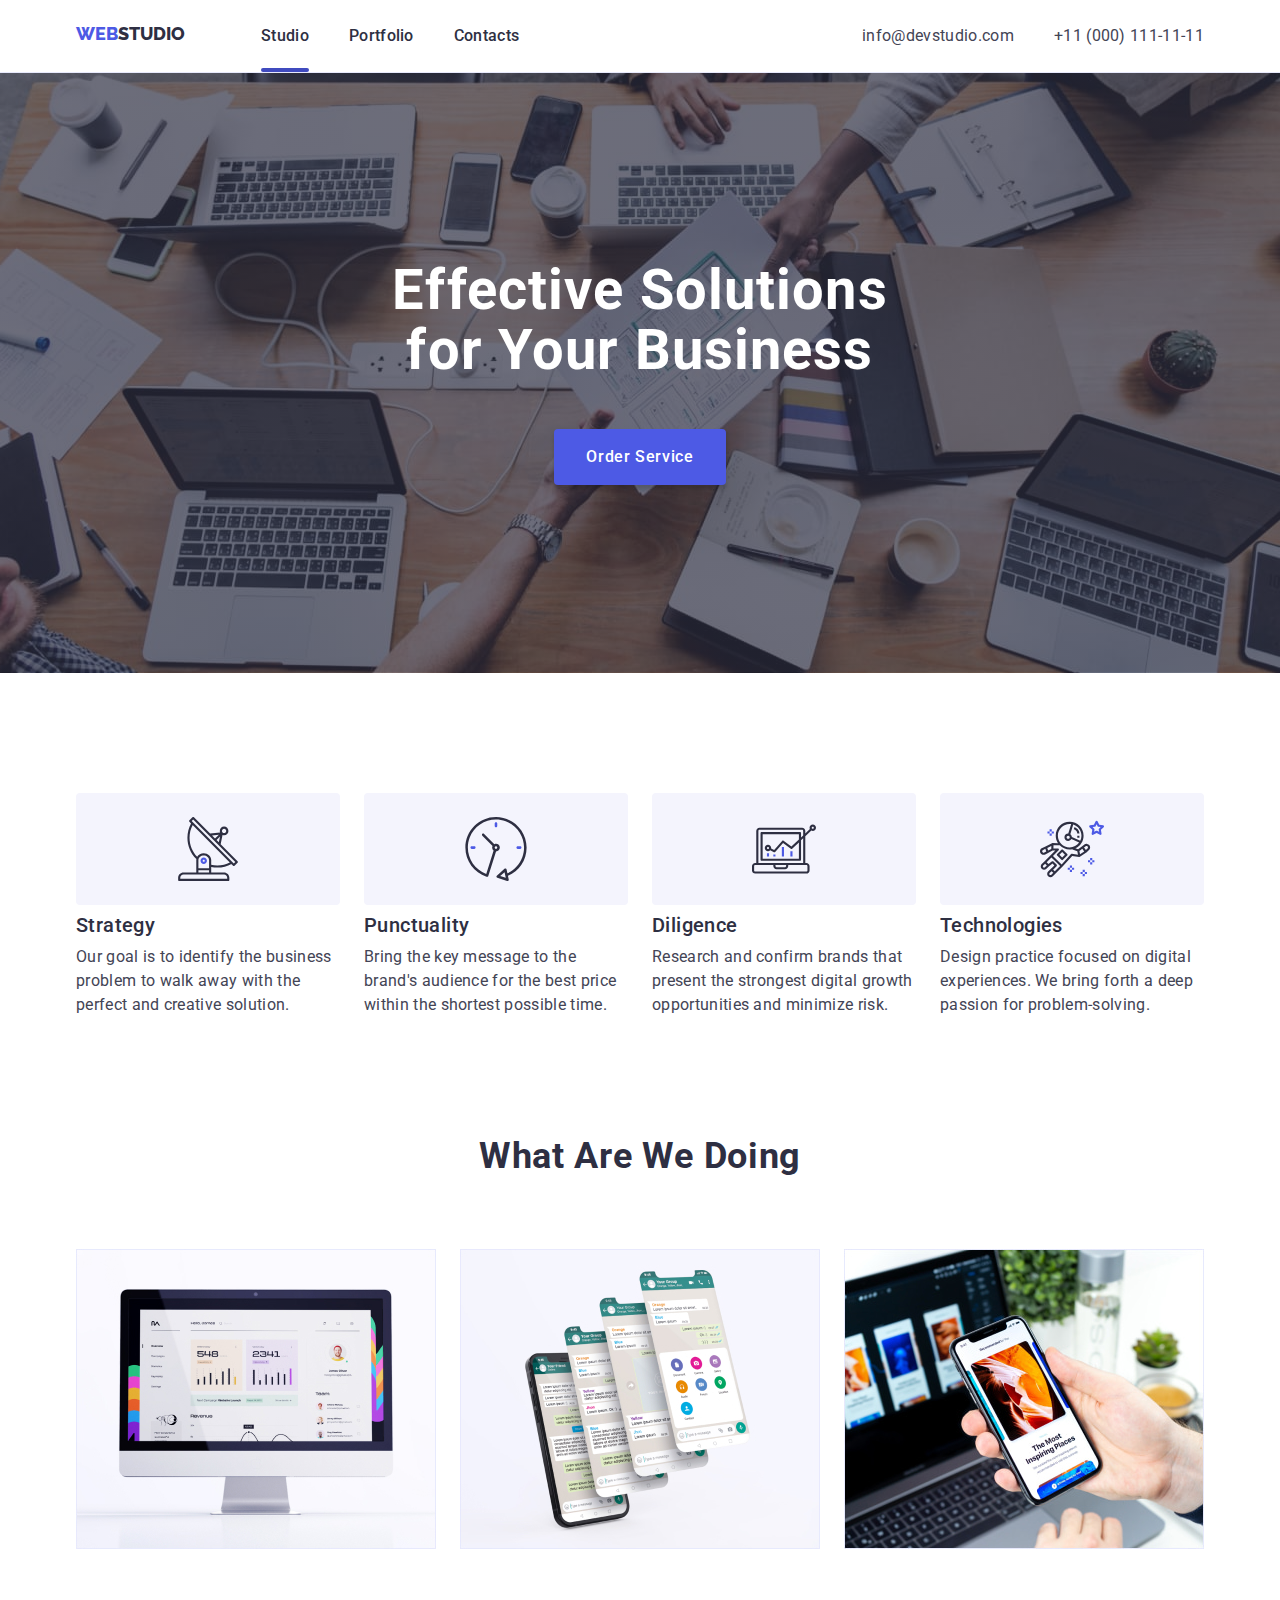
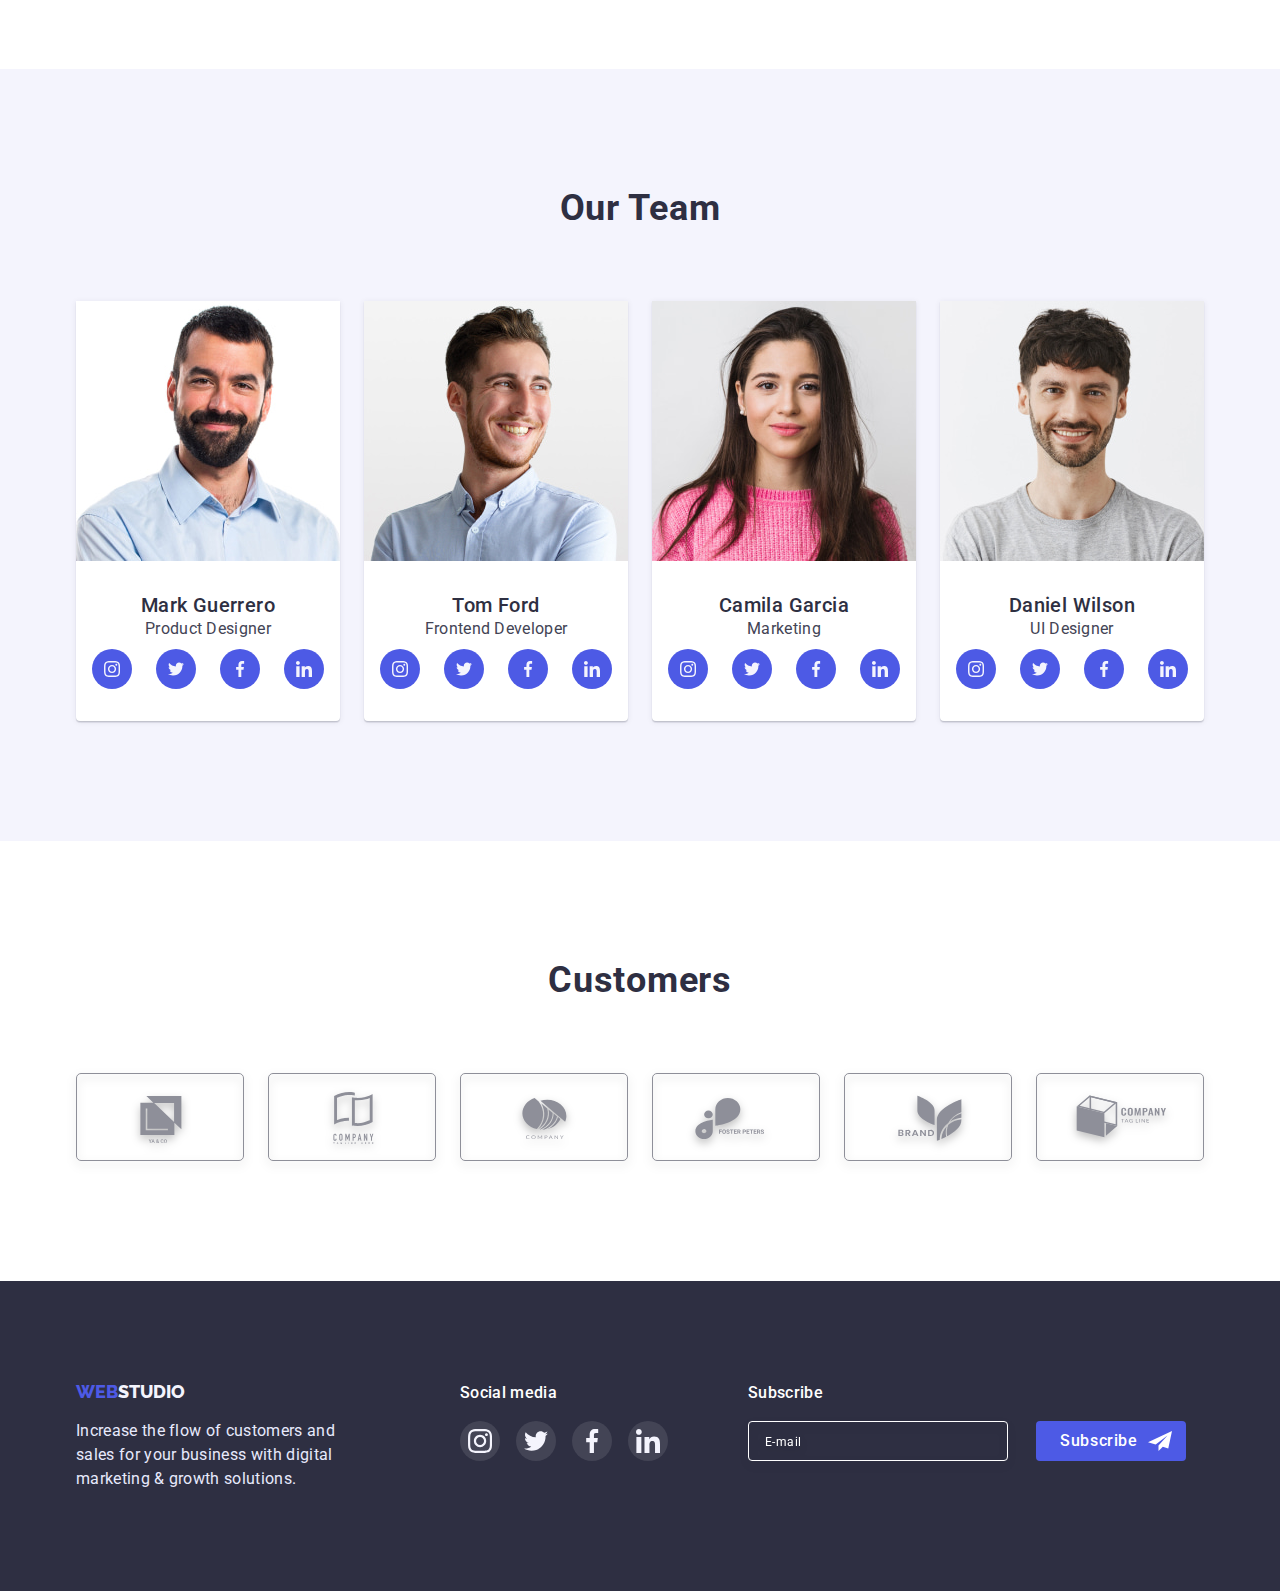
<file: index.html>
<!DOCTYPE html>
<html lang="en">
  <head>
    <title>WebStudio</title>
    <meta charset="UTF-8" />
    <meta http-equiv="X-UA-Compatible" content="IE=edge" />
    <meta name="viewport" content="width=device-width, initial-scale=1.0" />
    <link rel="preconnect" href="https://fonts.googleapis.com" />
    <link rel="preconnect" href="https://fonts.gstatic.com" crossorigin />
    <link
      href="https://fonts.googleapis.com/css2?family=Raleway:wght@800&family=Roboto:wght@400;500;700;900&display=swap"
      rel="stylesheet"
    />
    <link
      rel="stylesheet"
      href="https://cdn.jsdelivr.net/npm/modern-normalize@1.1.0/modern-normalize.min.css"
    />
    <link rel="stylesheet" href="./css/styles.css" />
  </head>
  <body>
    <!-- HEADER -->
    <header class="page-header">
      <div class="container page-header-container">
        <nav class="page-nav">
          <a class="logo link" href="./index.html"
            >Web<span class="logo-studio-dark">Studio</span></a
          >
          <ul class="menu">
            <li class="menu-item">
              <a class="menu-link current-link link" href="./index.html"
                >Studio</a
              >
            </li>
            <li class="menu-item">
              <a class="menu-link link" href="./portfolio.html">Portfolio</a>
            </li>
            <li class="menu-item">
              <a class="menu-link link" href="./contacts.html">Contacts</a>
            </li>
          </ul>
        </nav>
        <address class="page-address">
          <ul class="contacts">
            <li class="contacts-item">
              <a class="contact-link link" href="mailto:info@devstudio.com"
                >info@devstudio.com</a
              >
            </li>
            <li class="contacts-item">
              <a class="contact-link phone-link link" href="tel:+110001111111"
                >+11 (000) 111-11-11</a
              >
            </li>
          </ul>
        </address>
      </div>
    </header>
    <main>
      <!-- HERO -->
      <section class="hero">
        <div class="container">
          <div class="hero-container">
            <h1 class="hero-title">Effective Solutions for Your Business</h1>
            <button class="hero-button" type="button" data-modal-open>
              Order Service
            </button>
          </div>
        </div>
      </section>
      <!-- ADVANTAGES -->
      <section class="section-advantages section">
        <div class="container">
          <h2 class="section-title visually-hidden">advantages</h2>
          <ul class="advantages-list">
            <li class="advantages-list-item">
              <div class="advantages-icon-container">
                <svg class="advantages-icon" width="64" height="64">
                  <use href="./images/icons.svg#icon-antenna"></use>
                </svg>
              </div>
              <h3 class="title-text advantages-title">Strategy</h3>
              <p class="title-description">
                Our goal is to identify the business problem to walk away with
                the perfect and creative solution.
              </p>
            </li>
            <li class="advantages-list-item">
              <div class="advantages-icon-container">
                <svg class="advantages-icon" width="64" height="64">
                  <use href="./images/icons.svg#icon-clock"></use>
                </svg>
              </div>
              <h3 class="title-text advantages-title">Punctuality</h3>
              <p class="title-description">
                Bring the key message to the brand's audience for the best price
                within the shortest possible time.
              </p>
            </li>
            <li class="advantages-list-item">
              <div class="advantages-icon-container">
                <svg class="advantages-icon" width="64" height="64">
                  <use href="./images/icons.svg#icon-diagram"></use>
                </svg>
              </div>
              <h3 class="title-text advantages-title">Diligence</h3>
              <p class="title-description">
                Research and confirm brands that present the strongest digital
                growth opportunities and minimize risk.
              </p>
            </li>
            <li class="advantages-list-item">
              <div class="advantages-icon-container">
                <svg class="advantages-icon" width="64" height="64">
                  <use href="./images/icons.svg#icon-astronaut"></use>
                </svg>
              </div>
              <h3 class="title-text advantages-title">Technologies</h3>
              <p class="title-description">
                Design practice focused on digital experiences. We bring forth a
                deep passion for problem-solving.
              </p>
            </li>
          </ul>
        </div>
      </section>
      <!-- ACTIVITY -->
      <section class="section-activity">
        <div class="container">
          <h2 class="section-title">What are we doing</h2>
          <ul class="activity-list">
            <li class="activity-list-item">
              <img
                class="activity-image"
                src="./images/img1.jpg"
                alt="computer monitor"
                width="360"
              />
            </li>
            <li class="activity-list-item">
              <img
                class="activity-image"
                src="./images/img2.jpg"
                alt="phone screens"
                width="360"
              />
            </li>
            <li class="activity-list-item">
              <img
                class="activity-image"
                src="./images/img3.jpg"
                alt="phone in hand"
                width="360"
              />
            </li>
          </ul>
        </div>
      </section>
      <!-- TEAM -->
      <section class="section-team section">
        <div class="container">
          <h2 class="section-title">Our Team</h2>
          <ul class="team-list list">
            <li class="team-list-item">
              <img
                class="team-employee"
                src="./images/img4.jpg"
                alt="man"
                width="264"
              />
              <div class="team-member-description">
                <h3 class="title-text employee-name">Mark Guerrero</h3>
                <p class="title-description employee-proffesion">
                  Product Designer
                </p>
                <ul class="social-list-employee list">
                  <li class="social-list-employee-item">
                    <a
                      class="social-list-employee-link"
                      href="www.instagram.com"
                      aria-label="link for instagram"
                      target="_blank"
                      rel="noopener noreferrer"
                      ><svg class="social-icon-employee" width="16" height="16">
                        <use
                          href="./images/icons.svg#icon-instagram"
                        ></use></svg
                    ></a>
                  </li>
                  <li class="social-list-employee-item">
                    <a
                      class="social-list-employee-link"
                      href="www.twitter.com"
                      aria-label="link for twitter"
                      target="_blank"
                      rel="noopener noreferrer"
                      ><svg class="social-icon-employee" width="16" height="16">
                        <use href="./images/icons.svg#icon-twitter"></use></svg
                    ></a>
                  </li>
                  <li class="social-list-employee-item">
                    <a
                      class="social-list-employee-link"
                      href="www.facebook.com"
                      aria-label="link for facebook"
                      target="_blank"
                      rel="noopener noreferrer"
                      ><svg class="social-icon-employee" width="16" height="16">
                        <use href="./images/icons.svg#icon-facebook"></use></svg
                    ></a>
                  </li>
                  <li class="social-list-employee-item">
                    <a
                      class="social-list-employee-link"
                      href="https://www.linkedin.com/"
                      aria-label="link for linkedin"
                      target="_blank"
                      rel="noopener noreferrer"
                      ><svg class="social-icon-employee" width="16" height="16">
                        <use href="./images/icons.svg#icon-linkedin"></use></svg
                    ></a>
                  </li>
                </ul>
              </div>
            </li>
            <li class="team-list-item">
              <img
                class="team-employee"
                src="./images/img5.jpg"
                alt="man"
                width="264"
              />
              <div class="team-member-description">
                <h3 class="title-text employee-name">Tom Ford</h3>
                <p class="title-description employee-proffesion">
                  Frontend Developer
                </p>
                <ul class="social-list-employee list">
                  <li class="social-list-employee-item">
                    <a
                      class="social-list-employee-link"
                      href="www.instagram.com"
                      aria-label="link for instagram"
                      target="_blank"
                      rel="noopener noreferrer"
                      ><svg class="social-icon-employee" width="16" height="16">
                        <use
                          href="./images/icons.svg#icon-instagram"
                        ></use></svg
                    ></a>
                  </li>
                  <li class="social-list-employee-item">
                    <a
                      class="social-list-employee-link"
                      href="www.twitter.com"
                      aria-label="link for twitter"
                      target="_blank"
                      rel="noopener noreferrer"
                      ><svg class="social-icon-employee" width="16" height="16">
                        <use href="./images/icons.svg#icon-twitter"></use></svg
                    ></a>
                  </li>
                  <li class="social-list-employee-item">
                    <a
                      class="social-list-employee-link"
                      href="www.facebook.com"
                      aria-label="link for facebook"
                      target="_blank"
                      rel="noopener noreferrer"
                      ><svg class="social-icon-employee" width="16" height="16">
                        <use href="./images/icons.svg#icon-facebook"></use></svg
                    ></a>
                  </li>
                  <li class="social-list-employee-item">
                    <a
                      class="social-list-employee-link"
                      href="https://www.linkedin.com/"
                      aria-label="link for linkedin"
                      target="_blank"
                      rel="noopener noreferrer"
                      ><svg class="social-icon-employee" width="16" height="16">
                        <use href="./images/icons.svg#icon-linkedin"></use></svg
                    ></a>
                  </li>
                </ul>
              </div>
            </li>
            <li class="team-list-item">
              <img
                class="team-employee"
                src="./images/img6.jpg"
                alt="girl"
                width="264"
              />
              <div class="team-member-description">
                <h3 class="title-text employee-name">Camila Garcia</h3>
                <p class="title-description employee-proffesion">Marketing</p>
                <ul class="social-list-employee list">
                  <li class="social-list-employee-item">
                    <a
                      class="social-list-employee-link"
                      href="www.instagram.com"
                      aria-label="link for instagram"
                      target="_blank"
                      rel="noopener noreferrer"
                      ><svg class="social-icon-employee" width="16" height="16">
                        <use
                          href="./images/icons.svg#icon-instagram"
                        ></use></svg
                    ></a>
                  </li>
                  <li class="social-list-employee-item">
                    <a
                      class="social-list-employee-link"
                      href="www.twitter.com"
                      aria-label="link for twitter"
                      target="_blank"
                      rel="noopener noreferrer"
                      ><svg class="social-icon-employee" width="16" height="16">
                        <use href="./images/icons.svg#icon-twitter"></use></svg
                    ></a>
                  </li>
                  <li class="social-list-employee-item">
                    <a
                      class="social-list-employee-link"
                      href="www.facebook.com"
                      aria-label="link for facebook"
                      target="_blank"
                      rel="noopener noreferrer"
                      ><svg class="social-icon-employee" width="16" height="16">
                        <use href="./images/icons.svg#icon-facebook"></use></svg
                    ></a>
                  </li>
                  <li class="social-list-employee-item">
                    <a
                      class="social-list-employee-link"
                      href="https://www.linkedin.com/"
                      aria-label="link for linkedin"
                      target="_blank"
                      rel="noopener noreferrer"
                      ><svg class="social-icon-employee" width="16" height="16">
                        <use href="./images/icons.svg#icon-linkedin"></use></svg
                    ></a>
                  </li>
                </ul>
              </div>
            </li>
            <li class="team-list-item">
              <img
                class="team-employee"
                src="./images/img7.jpg"
                alt="man"
                width="264"
              />
              <div class="team-member-description">
                <h3 class="title-text employee-name">Daniel Wilson</h3>
                <p class="title-description employee-proffesion">UI Designer</p>
                <ul class="social-list-employee list">
                  <li class="social-list-employee-item">
                    <a
                      class="social-list-employee-link"
                      href="www.instagram.com"
                      aria-label="link for instagram"
                      target="_blank"
                      rel="noopener noreferrer"
                      ><svg class="social-icon-employee" width="16" height="16">
                        <use
                          href="./images/icons.svg#icon-instagram"
                        ></use></svg
                    ></a>
                  </li>
                  <li class="social-list-employee-item">
                    <a
                      class="social-list-employee-link"
                      href="www.twitter.com"
                      aria-label="link for twitter"
                      target="_blank"
                      rel="noopener noreferrer"
                      ><svg class="social-icon-employee" width="16" height="16">
                        <use href="./images/icons.svg#icon-twitter"></use></svg
                    ></a>
                  </li>
                  <li class="social-list-employee-item">
                    <a
                      class="social-list-employee-link"
                      href="www.facebook.com"
                      aria-label="link for facebook"
                      target="_blank"
                      rel="noopener noreferrer"
                      ><svg class="social-icon-employee" width="16" height="16">
                        <use href="./images/icons.svg#icon-facebook"></use></svg
                    ></a>
                  </li>
                  <li class="social-list-employee-item">
                    <a
                      class="social-list-employee-link"
                      href="https://www.linkedin.com/"
                      aria-label="link for linkedin"
                      target="_blank"
                      rel="noopener noreferrer"
                      ><svg class="social-icon-employee" width="16" height="16">
                        <use href="./images/icons.svg#icon-linkedin"></use></svg
                    ></a>
                  </li>
                </ul>
              </div>
            </li>
          </ul>
        </div>
      </section>
      <section class="section">
        <div class="container">
          <h2 class="section-title">Customers</h2>
          <ul class="customers-list">
            <li class="customer-list-item">
              <a
                class="customer-list-link"
                href="https://goit.global/ua/"
                aria-label="link to company"
                target="_blank"
                rel="noopener noreferrer"
                ><svg class="customer-icon" width="104" height="56">
                  <use href="./images/icons.svg#icon-logo-firtst"></use></svg
              ></a>
            </li>
            <li class="customer-list-item">
              <a
                class="customer-list-link"
                href="https://goit.global/ua/"
                aria-label="link to company"
                target="_blank"
                rel="noopener noreferrer"
                ><svg class="customer-icon" width="104" height="56">
                  <use href="./images/icons.svg#icon-logo-second"></use></svg
              ></a>
            </li>
            <li class="customer-list-item">
              <a
                class="customer-list-link"
                href="https://goit.global/ua/"
                aria-label="link to company"
                target="_blank"
                rel="noopener noreferrer"
                ><svg class="customer-icon" width="104" height="56">
                  <use href="./images/icons.svg#icon-logo-third"></use></svg
              ></a>
            </li>
            <li class="customer-list-item">
              <a
                class="customer-list-link"
                href="https://goit.global/ua/"
                aria-label="link to company"
                target="_blank"
                rel="noopener noreferrer"
                ><svg class="customer-icon" width="104" height="56">
                  <use href="./images/icons.svg#icon-logo-fourth"></use></svg
              ></a>
            </li>
            <li class="customer-list-item">
              <a
                class="customer-list-link"
                href="https://goit.global/ua/"
                aria-label="link to company"
                target="_blank"
                rel="noopener noreferrer"
                ><svg class="customer-icon" width="104" height="56">
                  <use href="./images/icons.svg#icon-logo-fifth"></use></svg
              ></a>
            </li>
            <li class="customer-list-item">
              <a
                class="customer-list-link"
                href="https://goit.global/ua/"
                aria-label="link to company"
                target="_blank"
                rel="noopener noreferrer"
                ><svg class="customer-icon" width="104" height="56">
                  <use href="./images/icons.svg#icon-logo-sixth"></use></svg
              ></a>
            </li>
          </ul>
        </div>
      </section>
    </main>
    <!-- FOOTER -->
    <footer class="page-footer">
      <div class="container footer-container-wrapp">
        <div class="footer-container">
          <a class="logo link" href="./index.html"
            >Web<span class="logo-studio-light">Studio</span></a
          >
          <p class="title-description title-description-light">
            Increase the flow of customers and sales for your business with
            digital marketing & growth solutions.
          </p>
        </div>
        <div class="footer-social-container">
          <p class="footer-social-title">Social media</p>
          <ul class="social-list">
            <li class="social-list-item">
              <a
                class="social-list-link"
                href="https://www.instagram.com/"
                aria-label="link for instagram"
                target="_blank"
                rel="noopener noreferrer"
                ><svg class="social-list-icon" width="24" height="24">
                  <use href="./images/icons.svg#icon-instagram"></use></svg
              ></a>
            </li>
            <li class="social-list-item">
              <a
                class="social-list-link"
                href="https://twitter.com/"
                aria-label="link for twitter"
                target="_blank"
                rel="noopener noreferrer"
                ><svg class="social-list-icon" width="24" height="24">
                  <use href="./images/icons.svg#icon-twitter"></use></svg
              ></a>
            </li>
            <li class="social-list-item">
              <a
                class="social-list-link"
                href="https://www.facebook.com/"
                aria-label="link for facebook"
                target="_blank"
                rel="noopener noreferrer"
                ><svg class="social-list-icon" width="24" height="24">
                  <use href="./images/icons.svg#icon-facebook"></use></svg
              ></a>
            </li>
            <li class="social-list-item">
              <a
                class="social-list-link"
                href="https://www.linkedin.com/"
                aria-label="link for linkedin"
                target="_blank"
                rel="noopener noreferrer"
                ><svg class="social-list-icon" width="24" height="24">
                  <use href="./images/icons.svg#icon-linkedin"></use></svg
              ></a>
            </li>
          </ul>
        </div>
        <div class="footer-subscribe-container">
          <p class="footer-title-subscribe">Subscribe</p>
          <label>
            <input
              class="footer-input"
              name="mail"
              type="email"
              placeholder="E-mail"
            />
          </label>
          <button class="btn-footer-subscribe" type="submit">
            Subscribe
            <svg class="subscribe-icon" width="24" height="24">
              <use href="./images/icons.svg#icon-frame"></use>
            </svg>
          </button>
        </div>
      </div>
    </footer>
    <div class="backdrop is-hidden" data-modal>
      <div class="modal">
        <button class="btn-modal-close" type="button" data-modal-close>
          <svg class="modal-close-icon" width="8" height="8">
            <use href="./images/icons.svg#icon-modal-close"></use>
          </svg>
        </button>
        <form class="modal-form">
          <p class="modal-form-title">
            Leave your contacts and we will call you back
          </p>
          <div class="modal-form-group">
            <label class="label-text" for="name">Name</label>
            <input
              class="input-modal input-name"
              id="name"
              type="text"
              name="name"
              minlength="3"
            />
            <svg class="input-icon" width="18" height="24">
              <use href="./images/icons.svg#icon-person"></use>
            </svg>
          </div>
          <div class="modal-form-group">
            <label class="label-text" for="telephone">Phone</label>
            <input
              class="input-modal input-tel"
              id="telephone"
              type="tel"
              name="tel"
            />
            <svg class="input-icon" width="18" height="24">
              <use href="./images/icons.svg#icon-phone"></use>
            </svg>
          </div>
          <div class="modal-form-group">
            <label class="label-text" for="email">Email</label>
            <input
              class="input-modal input-mail"
              id="email"
              type="email"
              name="email"
              autocomplete="off"
            />
            <svg class="input-icon" width="18" height="24">
              <use href="./images/icons.svg#icon-email"></use>
            </svg>
          </div>
          <div class="modal-form-group">
            <label class="label-text" for="comment-area">Comment</label>
            <textarea
              class="comment-area"
              name="comment-text"
              id="comment-area"
              placeholder="Text input"
            ></textarea>
          </div>
          <div class="checkbox-wrapper">
            <input
              class="checkbox-input visually-hidden"
              type="checkbox"
              id="checkbox"
            />
            <label class="checkbox-label" for="checkbox">
              <span class="checkbox-custom">
                <svg class="checkbox-icon" width="16" height="16">
                  <use href="./images/icons.svg#icon-checkbox"></use>
                </svg>
              </span>
              I accept the terms and conditions of the
              <a href="#">Privacy Policy.</a>
            </label>
          </div>
        </form>
        <button id="send-button" class="btn-send" type="submit">Send</button>
      </div>
    </div>
    <script src="./js/modal.js"></script>
  </body>
</html>
</file>
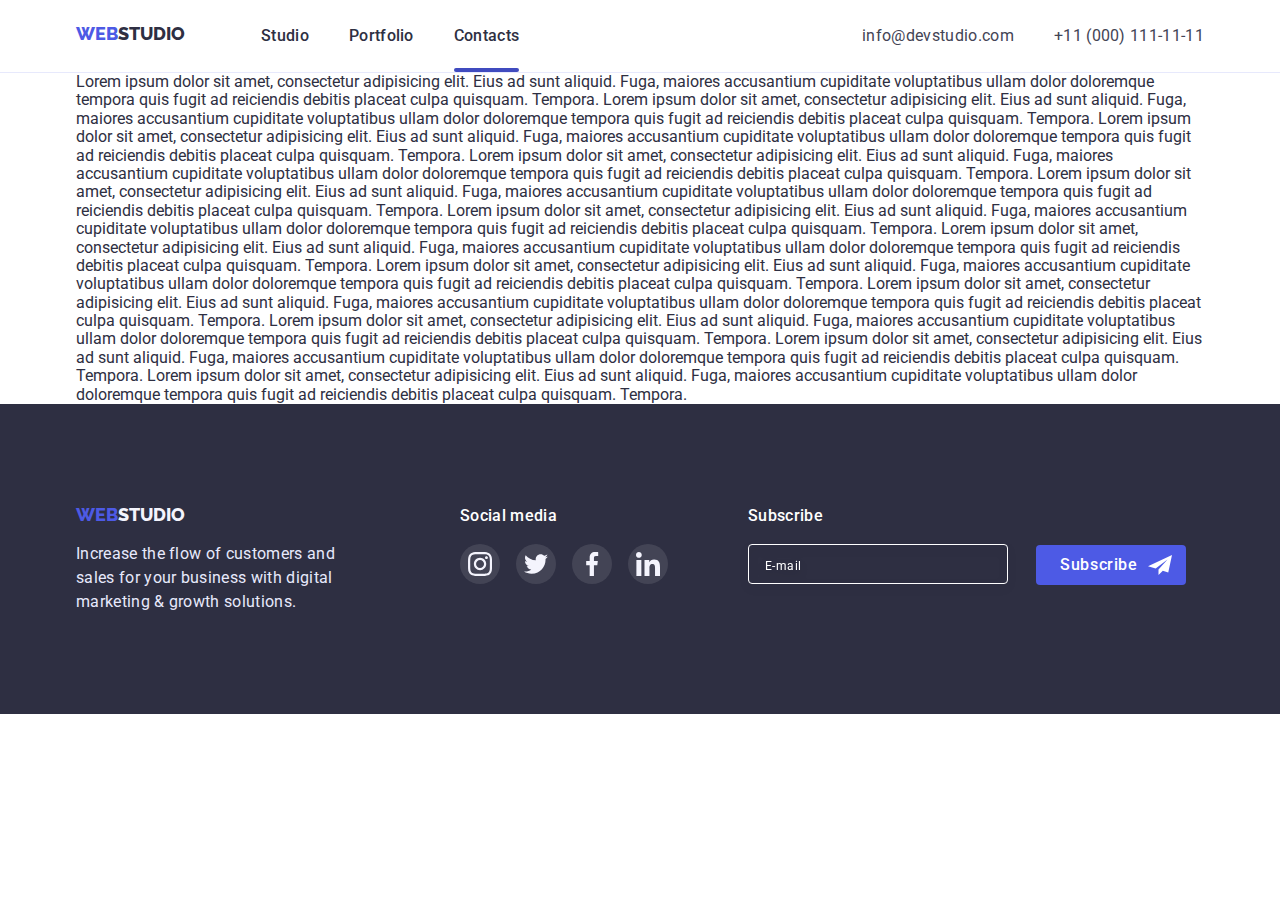
<file: contacts.html>
<!DOCTYPE html>
<html lang="en">
  <head>
    <title>Contacts</title>
    <meta charset="UTF-8" />
    <meta http-equiv="X-UA-Compatible" content="IE=edge" />
    <meta name="viewport" content="width=device-width, initial-scale=1.0" />
    <link rel="preconnect" href="https://fonts.googleapis.com" />
    <link rel="preconnect" href="https://fonts.gstatic.com" crossorigin />
    <link
      href="https://fonts.googleapis.com/css2?family=Raleway:wght@800&family=Roboto:wght@400;500;700;900&display=swap"
      rel="stylesheet"
    />
    <link
      rel="stylesheet"
      href="https://cdn.jsdelivr.net/npm/modern-normalize@1.1.0/modern-normalize.min.css"
    />
    <link rel="stylesheet" href="./css/styles.css" />
  </head>
  <body>
    <!-- HEADER -->
    <header class="page-header">
      <div class="container page-header-container">
        <nav class="page-nav">
          <a class="logo link" href="./index.html"
            >Web<span class="logo-studio-dark">Studio</span></a
          >
          <ul class="menu list">
            <li class="menu-item">
              <a class="menu-link link" href="./index.html">Studio</a>
            </li>
            <li class="menu-item">
              <a class="menu-link link" href="./portfolio.html">Portfolio</a>
            </li>
            <li class="menu-item">
              <a class="menu-link current-link link" href="./contacts.html"
                >Contacts</a
              >
            </li>
          </ul>
        </nav>
        <address class="page-address">
          <ul class="contacts list">
            <li class="contacts-item">
              <a class="contact-link link" href="mailto:info@devstudio.com"
                >info@devstudio.com</a
              >
            </li>
            <li class="contacts-item">
              <a class="contact-link phone-link link" href="tel:+110001111111"
                >+11 (000) 111-11-11</a
              >
            </li>
          </ul>
        </address>
      </div>
    </header>
    <main>
      <div class="container">
        <p>
          Lorem ipsum dolor sit amet, consectetur adipisicing elit. Eius ad sunt
          aliquid. Fuga, maiores accusantium cupiditate voluptatibus ullam dolor
          doloremque tempora quis fugit ad reiciendis debitis placeat culpa
          quisquam. Tempora. Lorem ipsum dolor sit amet, consectetur adipisicing
          elit. Eius ad sunt aliquid. Fuga, maiores accusantium cupiditate
          voluptatibus ullam dolor doloremque tempora quis fugit ad reiciendis
          debitis placeat culpa quisquam. Tempora. Lorem ipsum dolor sit amet,
          consectetur adipisicing elit. Eius ad sunt aliquid. Fuga, maiores
          accusantium cupiditate voluptatibus ullam dolor doloremque tempora
          quis fugit ad reiciendis debitis placeat culpa quisquam. Tempora.
          Lorem ipsum dolor sit amet, consectetur adipisicing elit. Eius ad sunt
          aliquid. Fuga, maiores accusantium cupiditate voluptatibus ullam dolor
          doloremque tempora quis fugit ad reiciendis debitis placeat culpa
          quisquam. Tempora. Lorem ipsum dolor sit amet, consectetur adipisicing
          elit. Eius ad sunt aliquid. Fuga, maiores accusantium cupiditate
          voluptatibus ullam dolor doloremque tempora quis fugit ad reiciendis
          debitis placeat culpa quisquam. Tempora. Lorem ipsum dolor sit amet,
          consectetur adipisicing elit. Eius ad sunt aliquid. Fuga, maiores
          accusantium cupiditate voluptatibus ullam dolor doloremque tempora
          quis fugit ad reiciendis debitis placeat culpa quisquam. Tempora.
          Lorem ipsum dolor sit amet, consectetur adipisicing elit. Eius ad sunt
          aliquid. Fuga, maiores accusantium cupiditate voluptatibus ullam dolor
          doloremque tempora quis fugit ad reiciendis debitis placeat culpa
          quisquam. Tempora. Lorem ipsum dolor sit amet, consectetur adipisicing
          elit. Eius ad sunt aliquid. Fuga, maiores accusantium cupiditate
          voluptatibus ullam dolor doloremque tempora quis fugit ad reiciendis
          debitis placeat culpa quisquam. Tempora. Lorem ipsum dolor sit amet,
          consectetur adipisicing elit. Eius ad sunt aliquid. Fuga, maiores
          accusantium cupiditate voluptatibus ullam dolor doloremque tempora
          quis fugit ad reiciendis debitis placeat culpa quisquam. Tempora.
          Lorem ipsum dolor sit amet, consectetur adipisicing elit. Eius ad sunt
          aliquid. Fuga, maiores accusantium cupiditate voluptatibus ullam dolor
          doloremque tempora quis fugit ad reiciendis debitis placeat culpa
          quisquam. Tempora. Lorem ipsum dolor sit amet, consectetur adipisicing
          elit. Eius ad sunt aliquid. Fuga, maiores accusantium cupiditate
          voluptatibus ullam dolor doloremque tempora quis fugit ad reiciendis
          debitis placeat culpa quisquam. Tempora. Lorem ipsum dolor sit amet,
          consectetur adipisicing elit. Eius ad sunt aliquid. Fuga, maiores
          accusantium cupiditate voluptatibus ullam dolor doloremque tempora
          quis fugit ad reiciendis debitis placeat culpa quisquam. Tempora.
        </p>
      </div>
    </main>
    <footer class="page-footer">
      <div class="container footer-container-wrapp">
        <div class="footer-container">
          <a class="logo link" href="./index.html"
            >Web<span class="logo-studio-light">Studio</span></a
          >
          <p class="title-description title-description-light">
            Increase the flow of customers and sales for your business with
            digital marketing & growth solutions.
          </p>
        </div>
        <div class="footer-social-container">
          <p class="footer-social-title">Social media</p>
          <ul class="social-list list">
            <li class="social-list-item">
              <a
                class="social-list-link"
                href="https://www.instagram.com/"
                aria-label="link for instagram"
                target="_blank"
                rel="noopener noreferrer"
                ><svg class="social-list-icon" width="24" height="24">
                  <use href="./images/icons.svg#icon-instagram"></use></svg
              ></a>
            </li>
            <li class="social-list-item">
              <a
                class="social-list-link"
                href="https://twitter.com/"
                aria-label="link for twitter"
                target="_blank"
                rel="noopener noreferrer"
                ><svg class="social-list-icon" width="24" height="24">
                  <use href="./images/icons.svg#icon-twitter"></use></svg
              ></a>
            </li>
            <li class="social-list-item">
              <a
                class="social-list-link"
                href="https://www.facebook.com/"
                aria-label="link for facebook"
                target="_blank"
                rel="noopener noreferrer"
                ><svg class="social-list-icon" width="24" height="24">
                  <use href="./images/icons.svg#icon-facebook"></use></svg
              ></a>
            </li>
            <li class="social-list-item">
              <a
                class="social-list-link"
                href="https://www.linkedin.com/"
                aria-label="link for linkedin"
                target="_blank"
                rel="noopener noreferrer"
                ><svg class="social-list-icon" width="24" height="24">
                  <use href="./images/icons.svg#icon-linkedin"></use></svg
              ></a>
            </li>
          </ul>
        </div>
        <div class="footer-subscribe-container">
          <p class="footer-title-subscribe">Subscribe</p>
          <label>
            <input class="footer-input" type="mail" placeholder="E-mail" />
          </label>
          <button class="btn-footer-subscribe" type="submit">
            Subscribe
            <svg class="subscribe-icon" width="24" height="24">
              <use href="./images/icons.svg#icon-frame"></use>
            </svg>
          </button>
        </div>
      </div>
    </footer>
  </body>
</html>
</file>
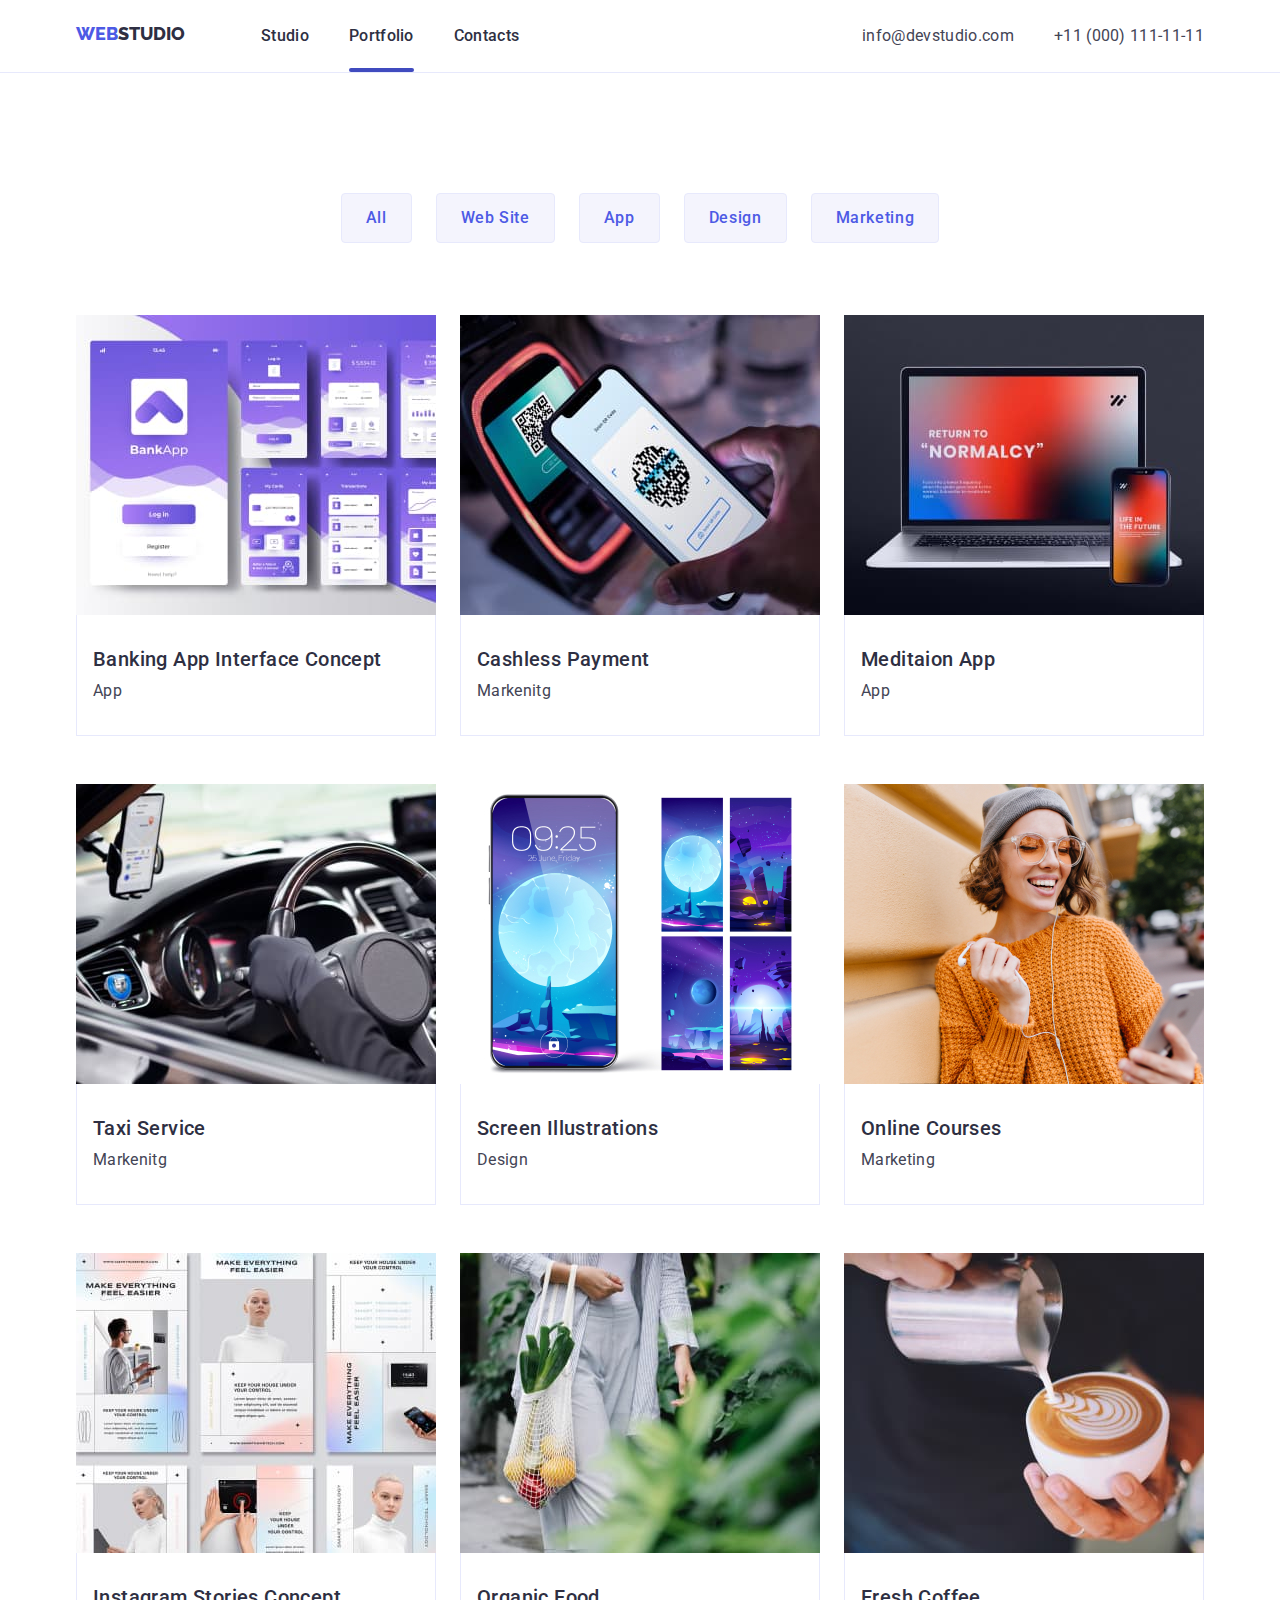
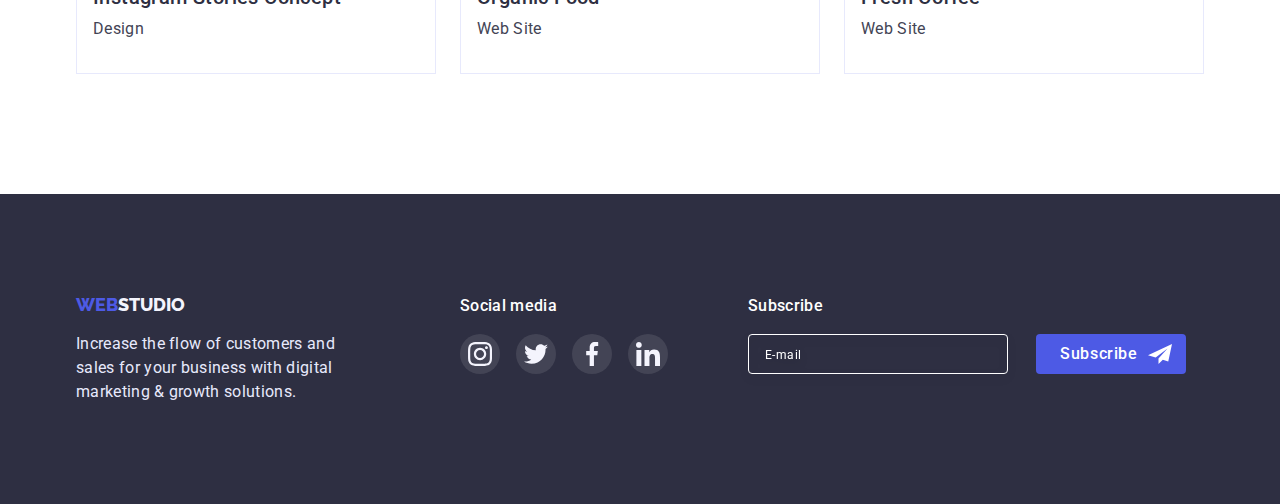
<file: portfolio.html>
<!DOCTYPE html>
<html lang="en">
  <head>
    <meta charset="UTF-8" />
    <meta http-equiv="X-UA-Compatible" content="IE=edge" />
    <meta name="viewport" content="width=device-width, initial-scale=1.0" />
    <title>Portfolio</title>
    <link rel="preconnect" href="https://fonts.googleapis.com" />
    <link rel="preconnect" href="https://fonts.gstatic.com" crossorigin />
    <link
      href="https://fonts.googleapis.com/css2?family=Raleway:wght@800&family=Roboto:wght@400;500;700;900&display=swap"
      rel="stylesheet"
    />
    <link
      rel="stylesheet"
      href="https://cdn.jsdelivr.net/npm/modern-normalize@1.1.0/modern-normalize.min.css"
    />
    <link rel="stylesheet" href="./css/styles.css" />
  </head>
  <body>
    <!-- HEADER -->
    <header class="page-header">
      <div class="container page-header-container">
        <nav class="page-nav">
          <a class="logo link" href="./index.html"
            >Web<span class="logo-studio-dark">Studio</span></a
          >
          <ul class="menu">
            <li class="menu-item">
              <a class="menu-link link" href="./index.html">Studio</a>
            </li>
            <li class="menu-item">
              <a class="menu-link current-link link" href="./portfolio.html"
                >Portfolio</a
              >
            </li>
            <li class="menu-item">
              <a class="menu-link link" href="./contacts.html">Contacts</a>
            </li>
          </ul>
        </nav>
        <address class="page-address">
          <ul class="contacts">
            <li class="contacts-item">
              <a class="contact-link link" href="mailto:info@devstudio.com"
                >info@devstudio.com</a
              >
            </li>
            <li class="contacts-item">
              <a class="contact-link phone-link link" href="tel:+110001111111"
                >+11 (000) 111-11-11</a
              >
            </li>
          </ul>
        </address>
      </div>
    </header>
    <main>
      <!-- FILTER-BUTTONS -->
      <section class="section">
        <h1 class="visually-hidden">Portfolio</h1>
        <div class="container">
          <ul class="filter-buttons-list">
            <li class="filter-buttons-item distance">
              <button class="filter-button" type="button">All</button>
            </li>
            <li class="filter-buttons-item distance">
              <button class="filter-button" type="button">Web Site</button>
            </li>
            <li class="filter-buttons-item distance">
              <button class="filter-button" type="button">App</button>
            </li>
            <li class="filter-buttons-item distance">
              <button class="filter-button" type="button">Design</button>
            </li>
            <li class="filter-buttons-item distance">
              <button class="filter-button" type="button">Marketing</button>
            </li>
          </ul>
          <!-- ===== CARDS ===== -->
          <ul class="portfolio-list">
            <li class="portfolio-list-item">
              <a class="portfolio-link link" href="#">
                <div class="portfolio-list-box">
                  <img
                    class="portfolio-image"
                    src="./images/portfolio/banking-app-interface.jpg"
                    alt="Banking app interface"
                    width="360"
                    height="300"
                  />
                  <p class="portfolio-image-text">
                    14 Stylish and User-Friendly App Design Concepts · Task
                    Manager App · Calorie Tracker App · Exotic Fruit Ecommerce
                    App · Cloud Storage App
                  </p>
                </div>
                <div class="portfolio-card-description">
                  <h3 class="title-text portfolio-name">
                    Banking App Interface Concept
                  </h3>
                  <p class="title-description">App</p>
                </div>
              </a>
            </li>
            <li class="portfolio-list-item">
              <a class="portfolio-link link" href="#">
                <div class="portfolio-list-box">
                  <img
                    class="portfolio-image"
                    src="./images/portfolio/cashless-payment.jpg"
                    alt="Cashless payment"
                    width="360"
                    height="300"
                  />
                  <p class="portfolio-image-text">
                    14 Stylish and User-Friendly App Design Concepts · Task
                    Manager App · Calorie Tracker App · Exotic Fruit Ecommerce
                    App · Cloud Storage App
                  </p>
                </div>
                <div class="portfolio-card-description">
                  <h3 class="title-text portfolio-name">Cashless Payment</h3>
                  <p class="title-description">Markenitg</p>
                </div>
              </a>
            </li>
            <li class="portfolio-list-item">
              <a class="portfolio-link link" href="#">
                <div class="portfolio-list-box">
                  <img
                    class="portfolio-image"
                    src="./images/portfolio/meditation-app.jpg"
                    alt="Meditation app"
                    width="360"
                    height="300"
                  />
                  <p class="portfolio-image-text">
                    14 Stylish and User-Friendly App Design Concepts · Task
                    Manager App · Calorie Tracker App · Exotic Fruit Ecommerce
                    App · Cloud Storage App
                  </p>
                </div>
                <div class="portfolio-card-description">
                  <h3 class="title-text portfolio-name">Meditaion App</h3>
                  <p class="title-description">App</p>
                </div>
              </a>
            </li>
            <li class="portfolio-list-item">
              <a class="portfolio-link link" href="#">
                <div class="portfolio-list-box">
                  <img
                    class="portfolio-image"
                    src="./images/portfolio/taxi-service.jpg"
                    alt="Taxi service"
                    width="360"
                    height="300"
                  />
                  <p class="portfolio-image-text">
                    14 Stylish and User-Friendly App Design Concepts · Task
                    Manager App · Calorie Tracker App · Exotic Fruit Ecommerce
                    App · Cloud Storage App
                  </p>
                </div>
                <div class="portfolio-card-description">
                  <h3 class="title-text portfolio-name">Taxi Service</h3>
                  <p class="title-description">Markenitg</p>
                </div>
              </a>
            </li>
            <li class="portfolio-list-item">
              <a class="portfolio-link link" href="#">
                <div class="portfolio-list-box">
                  <img
                    class="portfolio-image"
                    src="./images/portfolio/screen-illustrations.jpg"
                    alt="Screen Illustrations"
                    width="360"
                    height="300"
                  />
                  <p class="portfolio-image-text">
                    14 Stylish and User-Friendly App Design Concepts · Task
                    Manager App · Calorie Tracker App · Exotic Fruit Ecommerce
                    App · Cloud Storage App
                  </p>
                </div>
                <div class="portfolio-card-description">
                  <h3 class="title-text portfolio-name">
                    Screen Illustrations
                  </h3>
                  <p class="title-description">Design</p>
                </div>
              </a>
            </li>
            <li class="portfolio-list-item">
              <a class="portfolio-link link" href="#">
                <div class="portfolio-list-box">
                  <img
                    class="portfolio-image"
                    src="./images/portfolio/online-courses.jpg"
                    alt="Online courses"
                    width="360"
                    height="300"
                  />
                  <p class="portfolio-image-text">
                    14 Stylish and User-Friendly App Design Concepts · Task
                    Manager App · Calorie Tracker App · Exotic Fruit Ecommerce
                    App · Cloud Storage App
                  </p>
                </div>
                <div class="portfolio-card-description">
                  <h3 class="title-text portfolio-name">Online Courses</h3>
                  <p class="title-description">Marketing</p>
                </div>
              </a>
            </li>
            <li class="portfolio-list-item">
              <a class="portfolio-link link" href="#">
                <div class="portfolio-list-box">
                  <img
                    class="portfolio-image"
                    src="./images/portfolio/instagram-stories-concept.jpg"
                    alt="Instagram stories concept"
                    width="360"
                    height="300"
                  />
                  <p class="portfolio-image-text">
                    14 Stylish and User-Friendly App Design Concepts · Task
                    Manager App · Calorie Tracker App · Exotic Fruit Ecommerce
                    App · Cloud Storage App
                  </p>
                </div>
                <div class="portfolio-card-description">
                  <h3 class="title-text portfolio-name">
                    Instagram Stories Concept
                  </h3>
                  <p class="title-description">Design</p>
                </div>
              </a>
            </li>
            <li class="portfolio-list-item">
              <a class="portfolio-link link" href="#">
                <div class="portfolio-list-box">
                  <img
                    class="portfolio-image"
                    src="./images/portfolio/organic-food.jpg"
                    alt="Organic food"
                    width="360"
                    height="300"
                  />
                  <p class="portfolio-image-text">
                    14 Stylish and User-Friendly App Design Concepts · Task
                    Manager App · Calorie Tracker App · Exotic Fruit Ecommerce
                    App · Cloud Storage App
                  </p>
                </div>
                <div class="portfolio-card-description">
                  <h3 class="title-text portfolio-name">Organic Food</h3>
                  <p class="title-description">Web Site</p>
                </div>
              </a>
            </li>
            <li class="portfolio-list-item">
              <a class="portfolio-link link" href="#">
                <div class="portfolio-list-box">
                  <img
                    class="portfolio-image"
                    src="./images/portfolio/fresh-coffee.jpg"
                    alt="Fresh coffee"
                    width="360"
                    height="300"
                  />
                  <p class="portfolio-image-text">
                    14 Stylish and User-Friendly App Design Concepts · Task
                    Manager App · Calorie Tracker App · Exotic Fruit Ecommerce
                    App · Cloud Storage App
                  </p>
                </div>
                <div class="portfolio-card-description">
                  <h3 class="title-text portfolio-name">Fresh Coffee</h3>
                  <p class="title-description">Web Site</p>
                </div>
              </a>
            </li>
          </ul>
        </div>
      </section>
    </main>
    <!-- FOOTER -->
    <footer class="page-footer">
      <div class="container footer-container-wrapp">
        <div class="footer-container">
          <a class="logo link" href="./index.html"
            >Web<span class="logo-studio-light">Studio</span></a
          >
          <p class="title-description title-description-light">
            Increase the flow of customers and sales for your business with
            digital marketing & growth solutions.
          </p>
        </div>
        <div class="footer-social-container">
          <p class="footer-social-title">Social media</p>
          <ul class="social-list">
            <li class="social-list-item">
              <a
                class="social-list-link"
                href="https://www.instagram.com/"
                aria-label="link for instagram"
                target="_blank"
                rel="noopener noreferrer"
                ><svg class="social-list-icon" width="24" height="24">
                  <use href="./images/icons.svg#icon-instagram"></use></svg
              ></a>
            </li>
            <li class="social-list-item">
              <a
                class="social-list-link"
                href="https://twitter.com/"
                aria-label="link for twitter"
                target="_blank"
                rel="noopener noreferrer"
                ><svg class="social-list-icon" width="24" height="24">
                  <use href="./images/icons.svg#icon-twitter"></use></svg
              ></a>
            </li>
            <li class="social-list-item">
              <a
                class="social-list-link"
                href="https://www.facebook.com/"
                aria-label="link for facebook"
                target="_blank"
                rel="noopener noreferrer"
                ><svg class="social-list-icon" width="24" height="24">
                  <use href="./images/icons.svg#icon-facebook"></use></svg
              ></a>
            </li>
            <li class="social-list-item">
              <a
                class="social-list-link"
                href="https://www.linkedin.com/"
                aria-label="link for linkedin"
                target="_blank"
                rel="noopener noreferrer"
                ><svg class="social-list-icon" width="24" height="24">
                  <use href="./images/icons.svg#icon-linkedin"></use></svg
              ></a>
            </li>
          </ul>
        </div>
        <div class="footer-subscribe-container">
          <p class="footer-title-subscribe">Subscribe</p>
          <label>
            <input class="footer-input" type="mail" placeholder="E-mail" />
          </label>
          <button class="btn-footer-subscribe" type="submit">
            Subscribe
            <svg class="subscribe-icon" width="24" height="24">
              <use href="./images/icons.svg#icon-frame"></use>
            </svg>
          </button>
        </div>
      </div>
    </footer>
  </body>
</html>
</file>
<file: css/styles.css>
:root {
  --primary-font: "Roboto", sans-serif;
  --secondary-font: "Raleway", sans-serif;
  --primary-font-size: 16px;
  --btn-link-time: 250ms;
  --btn-link-cubic: cubic-bezier(0.4, 0, 0.2, 1);

  --primary-brand-color: #4d5ae5;
  --pressed-state-color: #404bbf;
  --dark-color: #2e2f42;
  --success-color: #31d0aa;
  --text-color: #434455;
  --subtle-text-color: #8e8f99;
  --accent-color: #e7e9fc;
  --light-color: #f4f4fd;
  --modal-overlay-color: #2e2f42;
  --hero-background-color: #2e2f42;
  --hero-title-color: #ffffff;
  --white-background-color: #ffffff;
  --modal-background: #fcfcfc;
  --header-shadow-color: #e7e9fc;
  --green-hover-color: #31d0aa;
}

h1,
h2,
h3,
h4,
p {
  margin-top: 0;
  margin-bottom: 0;
}

ul,
ol {
  margin: 0;
  padding: 0;
  list-style: none;
}

img {
  display: block;
  max-width: 100%;
  height: auto;
}

button {
  border: none;
  cursor: pointer;
  font-family: inherit;
  padding: 0;
  background-color: transparent;
}

body {
  font-family: var(--primary-font);
  color: var(--dark-color);
  background-color: var(--white-background-color);
}

address {
  font-style: inherit;
}

.list {
  list-style: none;
}

.link {
  text-decoration: none;
  color: inherit;
}

.container {
  max-width: 1158px;
  margin-left: auto;
  margin-right: auto;
  padding-right: 15px;
  padding-left: 15px;
}

.section {
  padding-top: 120px;
  padding-bottom: 120px;
}

.is-hidden {
  visibility: hidden;
  pointer-events: none;
  opacity: 0;
}

/* ================= COMPONENTS ================= */

.logo {
  font-family: var(--secondary-font);
  font-weight: 800;
  font-size: 18px;
  line-height: 1.16;
  text-transform: uppercase;
  color: var(--primary-brand-color);
  margin-right: 76px;
}

.logo-studio-dark {
  color: var(--modal-overlay-color);
}

.logo-studio-light {
  color: var(--light-color);
}

.section-title {
  font-weight: 700;
  font-size: 36px;
  line-height: 1.11;
  text-align: center;
  letter-spacing: 0.02em;
  text-transform: capitalize;
  color: var(--dark-color);
  margin-bottom: 72px;
}

.title-text {
  font-weight: 500;
  font-size: 20px;
  line-height: 1.2;
  letter-spacing: 0.02em;
  color: var(--dark-color);
}

.title-description {
  font-size: var(--primary-font-size);
  line-height: 1.5;
  letter-spacing: 0.02em;
  color: var(--text-color);
}

.distance:not(:last-child) {
  margin-right: 24px;
}

.visually-hidden {
  position: absolute;
  width: 1px;
  height: 1px;
  margin: -1px;
  border: 0;
  padding: 0;
  white-space: nowrap;
  clip-path: inset(100%);
  clip: rect(0 0 0 0);
  overflow: hidden;
}
/* ================= /COMPONENTS ================= */

/* =================== HEADER =================== */
.page-header {
  padding-top: 24px;
  padding-bottom: 24px;
  border-bottom: 1px solid var(--header-shadow-color);
}

.page-header-container {
  display: flex;
  align-items: center;
  justify-content: space-between;
}

.page-nav {
  display: flex;
}

.contacts {
  display: flex;
  align-items: center;
}

.phone-link {
  margin-left: 40px;
}

.menu {
  display: flex;
  align-items: center;
}

.menu-item:not(:last-child) {
  margin-right: 40px;
}

.menu-link {
  font-weight: 500;
  font-size: var(--primary-font-size);
  line-height: 1.5;
  letter-spacing: 0.02em;
  color: var(--dark-color);
  position: relative;
  transition: color var(--btn-link-time) var(--btn-link-cubic);
}

.menu-link:hover,
.menu-link:focus {
  color: var(--pressed-state-color);
}

.menu-link::after {
  display: block;
  position: absolute;
  left: 0;
  width: 0;
  height: 4px;
  background-color: var(--pressed-state-color);
  border-radius: 2px;
  content: "";
  margin-top: 20px;
  transition: width var(--btn-link-time) var(--btn-link-cubic);
}

.menu-link:hover:after,
.menu-link:focus:after {
  width: 100%;
}

.current-link::after {
  display: block;
  position: absolute;
  left: 0;
  width: 100%;
  height: 4px;
  background-color: var(--pressed-state-color);
  border-radius: 2px;
  content: "";
  margin-top: 20px;
}

.contact-link {
  font-style: normal;
  font-size: var(--primary-font-size);
  line-height: 1.5;
  letter-spacing: 0.02em;
  color: var(--text-color);
  transition: color var(--btn-link-time) var(--btn-link-cubic);
}

.contact-link:hover,
.contact-link:focus {
  color: var(--pressed-state-color);
}

/* =================== /HEADER =================== */

/* ===================== HERO ==================== */
.hero {
  padding-top: 188px;
  padding-bottom: 188px;
  display: flex;
  justify-content: center;
  align-items: center;
  background-color: var(--hero-background-color);
  background-image: linear-gradient(
      rgba(46, 47, 66, 0.7),
      rgba(46, 47, 66, 0.7)
    ),
    url("../images/hero-background.jpg");
  background-size: cover;
  background-repeat: no-repeat;
  background-position: center center;
  max-width: 1440px;
  margin: 0 auto;
}

.hero-container {
  max-width: 496px;
  display: flex;
  flex-direction: column;
  justify-content: center;
  align-items: center;
}

.hero-title {
  font-size: 56px;
  line-height: 1.07;
  letter-spacing: 0.02em;
  text-align: center;
  color: var(--white-background-color);
  margin-bottom: 48px;
}

.hero-button {
  padding-top: 16px;
  padding-bottom: 16px;
  padding-right: 32px;
  padding-left: 32px;
  font-weight: 500;
  font-size: var(--primary-font-size);
  line-height: 1.5;
  letter-spacing: 0.04em;
  color: var(--white-background-color);
  background-color: var(--primary-brand-color);
  box-shadow: 0px 4px 4px rgba(0, 0, 0, 0.15);
  border-radius: 4px;
  transition: background-color var(--btn-link-time) var(--btn-link-cubic),
    box-shadow var(--btn-link-time) var(--btn-link-cubic);
}

.hero-button:hover,
.hero-button:focus {
  background-color: var(--pressed-state-color);
}

/* ===================== /HERO ==================== */

/* =================== ADVANTAGES =================== */

.advantages-icon-container {
  display: flex;
  align-items: center;
  justify-content: center;
  background-color: var(--light-color);
  border-radius: 4px;
  width: 264px;
  height: 112px;
  margin-bottom: 8px;
}

.advantages-list {
  display: flex;
  gap: 24px;
}

.advantages-list-item {
  flex-basis: calc((100%-3 * 24px) / 4);
}

.advantages-title {
  margin-bottom: 8px;
}

/* =================== /ADVANTAGES =================== */

/* =================== ACTIVITY =================== */
.section-activity {
  padding-bottom: 120px;
}

.activity-list {
  display: flex;
  gap: 24px;
}

.activity-list-item {
  flex-basis: calc((100%-2 * 24px) / 3);
}
/* =================== /ACTIVITY =================== */

/* =================== TEAM =================== */
.section-team {
  background-color: var(--light-color);
}

.team-list {
  display: flex;
  gap: 24px;
}

.team-list-item {
  flex-basis: calc((100%-3 * 24px) / 4);
  background-color: var(--hero-title-color);
  box-shadow: 0px 1px 6px rgba(46, 47, 66, 0.08),
    0px 1px 1px rgba(46, 47, 66, 0.16), 0px 2px 1px rgba(46, 47, 66, 0.08);
  border-radius: 0px 0px 4px 4px;
}

.team-member-description {
  padding: 32px 16px;
  display: flex;
  flex-direction: column;
  justify-content: center;
  align-items: center;
}

.social-list-employee {
  display: flex;
  margin-top: 8px;
  gap: 24px;
}

.social-list-employee-item {
  flex-basis: calc((100% - 3 * 24px) / 4);
}

.social-list-employee-link {
  width: 40px;
  height: 40px;
  border-radius: 50%;
  display: flex;
  justify-content: center;
  align-items: center;
  background-color: var(--primary-brand-color);
  transition: background-color var(--btn-link-time) var(--btn-link-cubic);
}

.social-icon-employee {
  fill: var(--light-color);
}

.social-list-employee-link:hover,
.social-list-employee-link:focus {
  background-color: var(--pressed-state-color);
}
/* =================== /TEAM =================== */

/* ===================CUSTOMER======================= */
.customers-list {
  display: flex;
  justify-content: center;
  align-items: center;
  gap: 24px;
}

.customer-list-item {
  flex-basis: calc((100% - 5 * 24px) / 6);
}

.customer-list-link {
  width: 168px;
  height: 88px;
  border: 1px solid var(--subtle-text-color);
  border-radius: 5px;
  display: flex;
  align-items: center;
  justify-content: center;
  filter: drop-shadow(0px 4px 4px rgba(0, 0, 0, 0.25));
}

.customer-icon {
  fill: var(--subtle-text-color);
}

.customer-list-link:hover .customer-icon {
  fill: var(--pressed-state-color);
}

.customer-list-link:hover {
  border-color: 1px solid var(--pressed-state-color);
}
.customer-list-link:focus .customer-icon {
  fill: var(--pressed-state-color);
}

.customer-list-link:focus {
  border-color: 1px solid var(--pressed-state-color);
}

.customer-list-link:hover .customer-icon {
  transition: fill var(--btn-link-time) var(--btn-link-cubic);
}

.customer-list-link:focus .customer-icon {
  transition: border-color var(--btn-link-time) var(--btn-link-cubic);
}

.customer-list-link:hover {
  transition: border-color var(--btn-link-time) var(--btn-link-cubic);
}

.customer-list-link:focus {
  transition: fill var(--btn-link-time) var(--btn-link-cubic);
}
/*=================== /CUSTOMER=================== */

/* =================== FOOTER =================== */
.page-footer {
  background-color: var(--dark-color);
  padding-top: 100px;
  padding-bottom: 100px;
}

.footer-container {
  max-width: 264px;
  display: flex;
  flex-direction: column;
  margin-right: 120px;
}

.title-description-light {
  margin-top: 16px;
  color: var(--accent-color);
}

.footer-container-wrapp {
  display: flex;
  align-items: baseline;
}

.footer-social-container {
  margin-right: 80px;
}

.footer-social-title {
  font-weight: 500;
  font-size: var(--primary-font-size);
  line-height: 1.5;
  letter-spacing: 0.02em;
  color: var(--hero-title-color);
  margin-bottom: 16px;
}

.social-list {
  display: flex;
  gap: 16px;
}

.social-list-item {
  flex-basis: calc((100% - 3 * 16px) / 4);
}

.social-list-link {
  width: 40px;
  height: 40px;
  border-radius: 50%;
  display: flex;
  align-items: center;
  justify-content: center;
  background-color: rgba(255, 255, 255, 0.1);
  transition: background-color var(--btn-link-time) var(--btn-link-cubic);
}

.social-list-icon {
  fill: var(--light-color);
}

.social-list-link:hover,
.social-list-link:focus {
  background-color: var(--green-hover-color);
}

.footer-title-subscribe {
  font-weight: 500;
  font-size: 16px;
  line-height: 1.5;
  letter-spacing: 0.02em;
  color: var(--hero-title-color);
  margin-bottom: 16px;
}

.footer-input {
  width: 260px;
  height: 40px;
  border: 1px solid var(--hero-title-color);
  filter: drop-shadow(0px 4px 4px rgba(0, 0, 0, 0.15));
  border-radius: 4px;
  background-color: transparent;
  padding: 8px 0px 8px 16px;
  outline: transparent;
  color: var(--hero-title-color);
  margin-right: 24px;
}

.footer-input::placeholder {
  font-family: "Roboto";
  font-style: normal;
  font-weight: 400;
  font-size: 12px;
  line-height: 2px;
  display: flex;
  align-items: center;
  letter-spacing: 0.04em;
  color: var(--hero-title-color);
}

.btn-footer-subscribe {
  background: var(--primary-brand-color);
  border-radius: 4px;
  font-family: "Roboto";
  font-style: normal;
  font-weight: 500;
  font-size: 16px;
  line-height: 1.5;
  letter-spacing: 0.04em;
  color: var(--hero-title-color);
  padding: 8px 24px;
  display: inline-flex;
  align-items: center;
  transition: background-color var(--btn-link-time) var(--btn-link-cubic);
}

.subscribe-icon {
  fill: white;
  position: relative;
  left: 10px;
}

.btn-footer-subscribe:hover,
.btn-footer-subscribe:focus {
  background-color: var(--pressed-state-color);
}

/* =================== /FOOTER =================== */

/* ----------------PORTFOLIO.HTML --------------*/
.filter-button {
  padding: 12px 24px;
  font-weight: 500;
  font-size: 16px;
  line-height: 1.5;
  letter-spacing: 0.04em;
  color: var(--primary-brand-color);
  background-color: var(--light-color);
  border: 1px solid var(--accent-color);
  border-radius: 4px;
  transition: background-color var(--btn-link-time) var(--btn-link-cubic),
    color var(--btn-link-time) var(--btn-link-cubic),
    box-shadow var(--btn-link-time) var(--btn-link-cubic);
}

.filter-button:hover,
.filter-button:focus {
  background-color: var(--pressed-state-color);
  color: var(--hero-title-color);
  box-shadow: 0px 3px 1px rgba(0, 0, 0, 0.1), 0px 2px 1px rgba(0, 0, 0, 0.08),
    0px 2px 2px rgba(0, 0, 0, 0.12);
  border-radius: 4px;
}

.filter-buttons-list {
  display: flex;
  justify-content: center;
  margin-bottom: 72px;
}

.portfolio-list {
  display: flex;
  flex-wrap: wrap;
  gap: 48px 24px;
}

.portfolio-list-item {
  flex-basis: calc((100% - 2 * 24px) / 3);
}

.portfolio-card-description {
  display: flex;
  flex-direction: column;
  padding: 32px 0px 32px 16px;
  border: 1px solid var(--header-shadow-color);
  border-top: 0;
}

.portfolio-name {
  margin-bottom: 8px;
}

.portfolio-link {
  display: block;
  transition: box-shadow var(--btn-link-time) var(--btn-link-cubic);
}

.portfolio-link:hover,
.portfolio-link:focus {
  box-shadow: 0px 1px 6px rgba(46, 47, 66, 0.08),
    0px 1px 1px rgba(46, 47, 66, 0.16), 0px 2px 1px rgba(46, 47, 66, 0.08);
}

/* ======CARDSSSSS====== */
.portfolio-list-box {
  position: relative;
  overflow: hidden;
}

.portfolio-image-text {
  font-weight: 400;
  font-size: 16px;
  line-height: 24px;
  letter-spacing: 0.02em;
  background-color: var(--primary-brand-color);
  color: var(--light-color);
  padding: 40px 32px;
  position: absolute;
  top: 0;
  left: 0;
  height: 100%;
  transform: translateY(101%);
  transition: transform var(--btn-link-time) var(--btn-link-time);
}

.portfolio-link:hover .portfolio-image-text,
.portfolio-link:focus .portfolio-image-text {
  transform: translate(0%);
}

/* ===============MODAL ======*/
.backdrop {
  width: 100vw;
  height: 100vh;
  background-color: rgba(46, 47, 66, 0.4);
  position: fixed;
  top: 0;
  left: 0;
  transition: opacity 500ms linear, visibility 700ms linear;
}

.modal {
  width: 408px;
  height: 576px;
  border-radius: 4px;
  background-color: var(--modal-background);
  position: absolute;
  top: 50%;
  left: 50%;
  transform: translate(-50%, -50%);
  box-shadow: 0px 1px 1px rgba(0, 0, 0, 0.14), 0px 1px 3px rgba(0, 0, 0, 0.12),
    0px 2px 1px rgba(0, 0, 0, 0.2);
  padding: 72px 24px 24px 24px;
  display: flex;
  flex-direction: column;
  justify-content: center;
  align-items: center;
}

.btn-modal-close {
  position: absolute;
  top: 24px;
  right: 24px;
  width: 24px;
  height: 24px;
  border-radius: 50%;
  background-color: #e7e9fc;
  border: 1px solid rgba(0, 0, 0, 0.1);
  display: flex;
  justify-content: center;
  align-items: center;
  transition: background-color var(--btn-link-time) var(--btn-link-cubic);
}

.modal-close-icon {
  fill: var(--dark-color);
  transition: fill var(--btn-link-time) var(--btn-link-cubic);
}

.btn-modal-close:hover,
.btn-modal-close:hover .modal-close-icon {
  background-color: var(--pressed-state-color);
  fill: var(--hero-title-color);
}

.btn-modal-close:focus,
.btn-modal-close:focus .modal-close-icon {
  background-color: var(--pressed-state-color);
  fill: var(--hero-title-color);
}

.modal-form {
  margin-bottom: 24px;
}

.modal-form-title {
  font-family: "Roboto";
  font-weight: 500;
  font-size: 16px;
  line-height: 1.5;
  text-align: center;
  letter-spacing: 0.02em;
  margin-bottom: 16px;
}

.modal-form-group {
  display: flex;
  flex-direction: column;
  position: relative;
}

.modal-form-group:not(:last-child) {
  margin-bottom: 8px;
}

/* ___ */

.input-modal {
  border: 1px solid var(--subtle-text-color);
  border-radius: 4px;
  height: 40px;
  padding: 11px 11px 11px 38px;
  outline: transparent;
  transition: fill var(--btn-link-time) var(--btn-link-cubic),
    border-color var(--btn-link-cubic) var(--btn-link-cubic);
  color: var(--dark-color);
  font-size: 16px;
  line-height: 1.5;
  letter-spacing: 0.02em;
}

.input-modal:hover + .input-icon,
.input-modal:focus + .input-icon {
  fill: var(--primary-brand-color);
}

.input-modal:hover,
.input-modal:focus {
  border-color: var(--primary-brand-color);
}

.input-icon {
  fill: var(--dark-color);
  position: absolute;
  top: 26px;
  left: 16px;
  transition: fill var(--btn-link-time) var(--btn-link-cubic);
}

.label-text {
  font-size: 12px;
  line-height: 1.16;
  letter-spacing: 0.01em;
  color: var(--subtle-text-color);
  margin-bottom: 4px;
}

.comment-area {
  resize: none;
  height: 120px;
  outline: transparent;
  border: 1px solid var(--subtle-text-color);
  border-radius: 4px;
  padding: 8px 16px;
}

textarea::placeholder {
  font-size: 12px;
  line-height: 1.16;
  letter-spacing: 0.04em;
  color: rgba(46, 47, 66, 0.4);
}

.checkbox-wrapper {
  margin-top: 16px;
}

/* _____________________ */

.checkbox-custom {
  display: inline-block;
  border: 1px solid var(--subtle-text-color);
  border-radius: 3px;
  width: 16px;
  height: 16px;
  color: transparent;
  display: flex;
  justify-content: center;
  align-items: center;
}

.checkbox-icon {
  fill: currentColor;
  width: 10px;
  height: 8px;
}

.checkbox-input:checked + .checkbox-label > .checkbox-custom {
  color: #f4f4fd;
  background-color: #404bbf;
}

/* .checkbox-input:checked + .checkbox-custom {
  background-color: black;
}

.checkbox-input:checked + .checkbox-custom > .checkbox-icon {
  opacity: 1;
} */

/* __________________________ */

.checkbox-label {
  font-size: 12px;
  line-height: 1.16;
  letter-spacing: 0.04em;
  color: var(--subtle-text-color);
  display: flex;
  justify-content: space-between;
  align-items: center;
}

.checkbox-policy {
  font-size: 12px;
  line-height: 1.16;
  letter-spacing: 0.04em;
  color: var(--primary-brand-color);
}

.btn-send {
  background: #4d5ae5;
  box-shadow: 0px 4px 4px rgba(0, 0, 0, 0.15);
  border-radius: 4px;
  padding: 16px 32px;
  color: white;
  transition: background-color var(--btn-link-time) var(--btn-link-time);
}

.btn-send:hover,
.btn-send:focus {
  background-color: var(--pressed-state-color);
}
</file>
